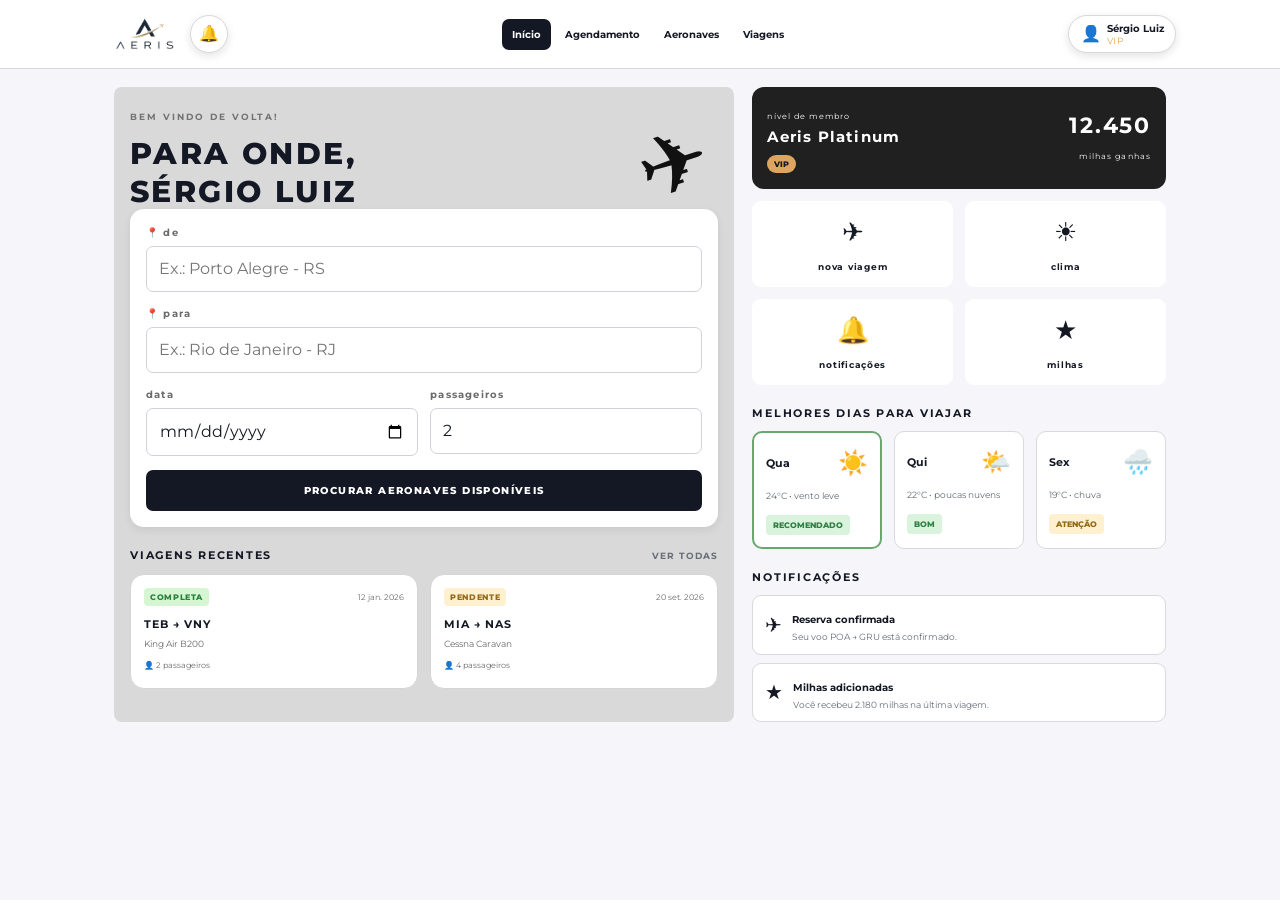
<file: index.html>
<!DOCTYPE html>
<html lang="pt-BR">
<head>
    <meta charset="UTF-8">
    <meta name="viewport" content="width=device-width, initial-scale=1.0">
    <meta name="description" content="Aeris - plataforma de fretamento aéreo sob demanda.">
    <title>Aeris | Início</title>
    <link rel="stylesheet" href="style.css">
</head>
<body>
    <div class="estrutura-site">
        <header class="cabecalho">
            <div class="conteudo-cabecalho">
                <div class="area-marca">
                    <a href="index.html">
                        <img src="image-removebg-preview (33).png" alt="Logo da Aeris">
                    </a>
                    <a class="botao-notificacao" href="#notificacoes" aria-label="Ir para notificações">🔔</a>
                </div>

                <nav class="menu-computador" aria-label="Navegação principal">
                    <a class="ativo" href="index.html">Início</a>
                    <a href="reservar.html">Agendamento</a>
                    <a href="aeronaves.html">Aeronaves</a>
                    <a href="viagens.html">Viagens</a>
                </nav>
                <a class="usuario" href="#membro">
                    <span>👤</span>
                    <div>
                        <strong>Sérgio Luiz</strong>
                        <small>VIP</small>
                    </div>
                </a>
            </div>
        </header>

        <main class="conteudo-principal">
            <div class="grade-painel">
                <section class="painel-principal">
                    <div class="boas-vindas">
                        <div>
                            <span class="texto-pequeno">Bem vindo de volta!</span>
                            <h1>Para onde,<br>Sérgio Luiz</h1>
                        </div>
                    </div>

                    <form class="cartao-reserva" action="aeronaves.html">
                        <div class="campo">
                            <label for="origem">📍 de</label>
                            <input type="text" id="origem" name="origem" placeholder="Ex.: Porto Alegre - RS" required>
                        </div>

                        <div class="campo">
                            <label for="destino">📍 para</label>
                            <input type="text" id="destino" name="destino" placeholder="Ex.: Rio de Janeiro - RJ" required>
                        </div>

                        <div class="linha-campos">
                            <div class="campo">
                                <label for="data">data</label>
                                <input type="date" id="data" name="data" required>
                            </div>
                            <div class="campo">
                                <label for="passageiros">passageiros</label>
                                <input type="number" id="passageiros" name="passageiros" min="1" max="20" value="2" required>
                            </div>
                        </div>

                        <button class="botao-principal" type="submit">Procurar aeronaves disponíveis</button>
                    </form>

                    <div class="titulo-secao">
                        <h2>Viagens recentes</h2>
                        <a href="viagens.html">Ver todas</a>
                    </div>

                    <div class="lista-viagens">
                        <article class="cartao-viagem">
                            <div class="situacao-viagem">
                                <span class="situacao-concluida">COMPLETA</span>
                                <time datetime="2026-01-12">12 jan. 2026</time>
                            </div>
                            <h3>TEB → VNY</h3>
                            <p>King Air B200</p>
                            <small>👤 2 passageiros</small>
                        </article>

                        <article class="cartao-viagem">
                            <div class="situacao-viagem">
                                <span class="situacao-pendente">PENDENTE</span>
                                <time datetime="2026-09-20">20 set. 2026</time>
                            </div>
                            <h3>MIA → NAS</h3>
                            <p>Cessna Caravan</p>
                            <small>👤 4 passageiros</small>
                        </article>
                    </div>
                </section>

                <aside class="area-lateral">
                    <section class="cartao-membro" id="membro">
                        <div>
                            <small>nível de membro</small>
                            <h2>Aeris Platinum</h2>
                            <span class="selo-vip">VIP</span>
                        </div>
                        <div class="milhas">
                            <strong>12.450</strong>
                            <small>milhas ganhas</small>
                        </div>
                    </section>

                    <section class="atalhos" aria-label="Acessos rápidos">
                        <a href="reservar.html"><span>✈</span><strong>nova viagem</strong></a>
                        <a href="#clima"><span>☀</span><strong>clima</strong></a>
                        <a href="#notificacoes"><span>🔔</span><strong>notificações</strong></a>
                        <a href="viagens.html"><span>★</span><strong>milhas</strong></a>
                    </section>

                    <div class="titulo-secao" id="clima">
                        <h2>Melhores dias para viajar</h2>
                    </div>

                    <section class="grade-clima">
                        <article class="cartao-clima recomendado">
                            <div><h3>Qua</h3><span>☀️</span></div>
                            <p>24°C • vento leve</p>
                            <small class="clima-bom">RECOMENDADO</small>
                        </article>
                        <article class="cartao-clima">
                            <div><h3>Qui</h3><span>🌤️</span></div>
                            <p>22°C • poucas nuvens</p>
                            <small class="clima-bom">BOM</small>
                        </article>
                        <article class="cartao-clima">
                            <div><h3>Sex</h3><span>🌧️</span></div>
                            <p>19°C • chuva</p>
                            <small class="clima-atencao">ATENÇÃO</small>
                        </article>
                    </section>

                    <section class="notificacoes" id="notificacoes">
                        <div class="titulo-secao">
                            <h2>Notificações</h2>
                        </div>
                        <article>
                            <span>✈</span>
                            <div><strong>Reserva confirmada</strong><p>Seu voo POA → GRU está confirmado.</p></div>
                        </article>
                        <article>
                            <span>★</span>
                            <div><strong>Milhas adicionadas</strong><p>Você recebeu 2.180 milhas na última viagem.</p></div>
                        </article>
                    </section>
                </aside>
            </div>
        </main>
        <nav class="menu-celular" aria-label="Navegação para celular">
            <a class="ativo" href="index.html"><span>⌂</span>início</a>
            <a href="reservar.html"><span>✈</span>agendamento</a>
            <a href="aeronaves.html"><span>▤</span>aeronaves</a>
            <a href="viagens.html"><span>▣</span>viagens</a>
        </nav>
    </div>
</body>
</html>
</file>
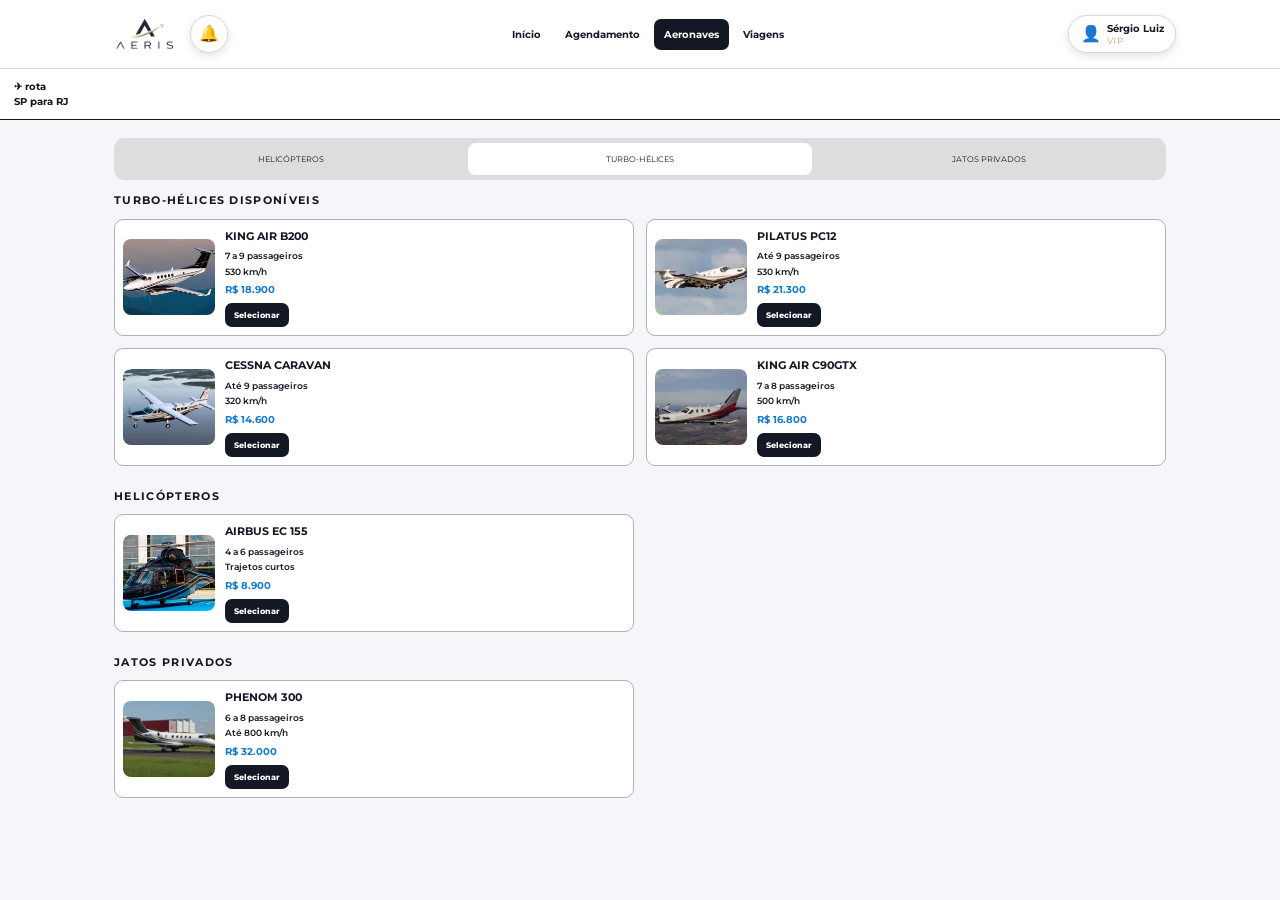
<file: aeronaves.html>
<!DOCTYPE html>
<html lang="pt-BR">
<head>
    <meta charset="UTF-8">
    <meta name="viewport" content="width=device-width, initial-scale=1.0">
    <meta name="description" content="Seleção de aeronaves disponíveis na Aeris.">
    <title>Aeris | Aeronaves</title>
    <link rel="stylesheet" href="style.css">
</head>
<body>
    <div class="estrutura-site">
        <header class="cabecalho">
            <div class="conteudo-cabecalho">
                <div class="area-marca">
                    <a href="index.html"><img src="image-removebg-preview (33).png" alt="Logo da Aeris"></a>
                    <a class="botao-notificacao" href="index.html#notificacoes" aria-label="Abrir notificações">🔔</a>
                </div>

                <nav class="menu-computador" aria-label="Navegação principal">
                    <a href="index.html">Início</a>
                    <a href="reservar.html">Agendamento</a>
                    <a class="ativo" href="aeronaves.html">Aeronaves</a>
                    <a href="viagens.html">Viagens</a>
                </nav>

                <a class="usuario" href="index.html#membro">
                    <span>👤</span>
                    <div><strong>Sérgio Luiz</strong><small>VIP</small></div>
                </a>
            </div>
        </header>

        <div class="linha-rota">
            <p>✈ rota<br><strong>SP para RJ</strong></p>
        </div>

        <main class="conteudo-principal">
            <nav class="categorias" aria-label="Categorias de aeronaves">
                <a href="#helicopteros">HELICÓPTEROS</a>
                <a class="ativo" href="#turbo-helices">TURBO-HÉLICES</a>
                <a href="#jatos">JATOS PRIVADOS</a>
            </nav>

            <section class="secao-aeronaves" id="turbo-helices">
                <h1 class="titulo-lista">Turbo-hélices disponíveis</h1>

                <div class="lista-aeronaves">
                    <article class="cartao-aeronave">
                        <img src="images (1).jpg" alt="Aeronave King Air B200">
                        <div>
                            <h2>King Air B200</h2>
                            <p>7 a 9 passageiros</p>
                            <p>530 km/h</p>
                            <strong class="preco">R$ 18.900</strong>
                            <a class="botao-selecionar" href="pagamentos.html">Selecionar</a>
                        </div>
                    </article>

                    <article class="cartao-aeronave">
                        <img src="PC-12.jpg" alt="Aeronave Pilatus PC12">
                        <div>
                            <h2>Pilatus PC12</h2>
                            <p>Até 9 passageiros</p>
                            <p>530 km/h</p>
                            <strong class="preco">R$ 21.300</strong>
                            <a class="botao-selecionar" href="pagamentos.html">Selecionar</a>
                        </div>
                    </article>

                    <article class="cartao-aeronave">
                        <img src="images (2).jpg" alt="Aeronave Cessna Caravan">
                        <div>
                            <h2>Cessna Caravan</h2>
                            <p>Até 9 passageiros</p>
                            <p>320 km/h</p>
                            <strong class="preco">R$ 14.600</strong>
                            <a class="botao-selecionar" href="pagamentos.html">Selecionar</a>
                        </div>
                    </article>

                    <article class="cartao-aeronave">
                        <img src="187.jpg" alt="Aeronave King Air C90GTX">
                        <div>
                            <h2>King Air C90GTX</h2>
                            <p>7 a 8 passageiros</p>
                            <p>500 km/h</p>
                            <strong class="preco">R$ 16.800</strong>
                            <a class="botao-selecionar" href="pagamentos.html">Selecionar</a>
                        </div>
                    </article>
                </div>
            </section>

            <section class="secao-aeronaves" id="helicopteros">
                <h2 class="titulo-lista">Helicópteros</h2>
                <div class="lista-aeronaves">
                    <article class="cartao-aeronave">
                         <img src="helicoptero-airbus-ec-155-helicopters-fretamento-taxi-aereo-aeronave-executiva.jpg" alt="Airbus ec 155">
                        <div>
                            <h2>Airbus ec 155</h2>
                            <p>4 a 6 passageiros</p>
                            <p>Trajetos curtos</p>
                            <strong class="preco">R$ 8.900</strong>
                            <a class="botao-selecionar" href="pagamentos.html">Selecionar</a>
                        </div>
                    </article>
                </div>
            </section>

            <section class="secao-aeronaves" id="jatos">
                <h2 class="titulo-lista">Jatos privados</h2>
                <div class="lista-aeronaves">
                    <article class="cartao-aeronave">
                         <img src="Embraer_EMB-505_Phenom_300_Private,_LUX_Luxembourg_(Findel),_Luxembourg_PP1337181623.jpg" alt="Phenom 300">
                        <div>
                            <h2>Phenom 300</h2>
                            <p>6 a 8 passageiros</p>
                            <p>Até 800 km/h</p>
                            <strong class="preco">R$ 32.000</strong>
                            <a class="botao-selecionar" href="pagamentos.html">Selecionar</a>
                        </div>
                    </article>
                </div>
            </section>
        </main>
        <nav class="menu-celular" aria-label="Navegação para celular">
            <a href="index.html"><span>⌂</span>início</a>
            <a href="reservar.html"><span>✈</span>agendamento</a>
            <a class="ativo" href="aeronaves.html"><span>▤</span>aeronaves</a>
            <a href="viagens.html"><span>▣</span>viagens</a>
        </nav>
    </div>
</body>
</html>
</file>
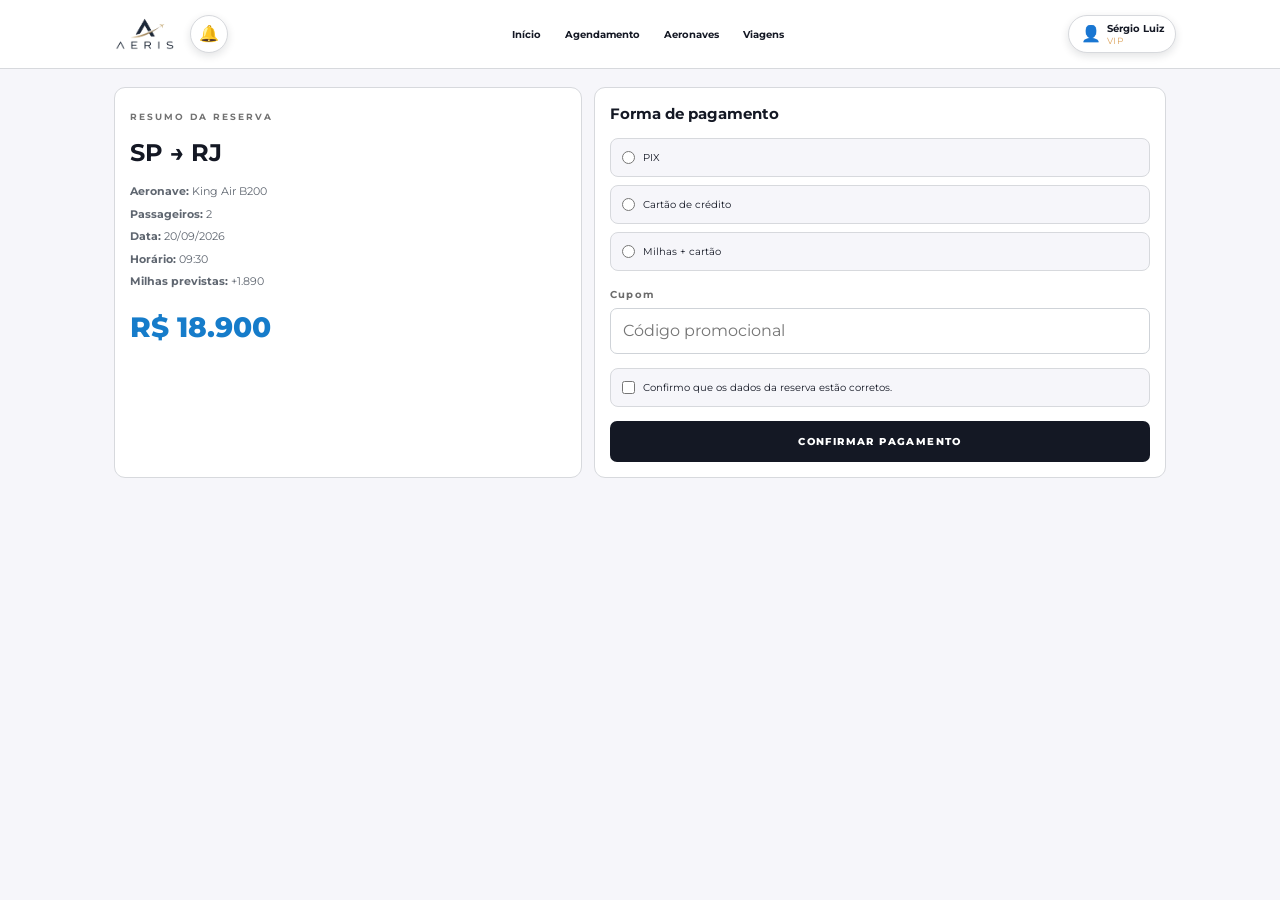
<file: pagamentos.html>
<!DOCTYPE html>
<html lang="pt-BR">
<head>
    <meta charset="UTF-8">
    <meta name="viewport" content="width=device-width, initial-scale=1.0">
    <meta name="description" content="Pagamento da reserva de voo pela Aeris.">
    <title>Aeris | Pagamento</title>
    <link rel="stylesheet" href="style.css">
</head>
<body>
    <div class="estrutura-site">
        <header class="cabecalho">
            <div class="conteudo-cabecalho">
                <div class="area-marca">
                    <a href="index.html"><img src="image-removebg-preview (33).png" alt="Logo da Aeris"></a>
                    <a class="botao-notificacao" href="index.html#notificacoes" aria-label="Abrir notificações">🔔</a>
                </div>

                <nav class="menu-computador" aria-label="Navegação principal">
                    <a href="index.html">Início</a>
                    <a href="reservar.html">Agendamento</a>
                    <a href="aeronaves.html">Aeronaves</a>
                    <a href="viagens.html">Viagens</a>
                </nav>

                <a class="usuario" href="index.html#membro">
                    <span>👤</span>
                    <div><strong>Sérgio Luiz</strong><small>VIP</small></div>
                </a>
            </div>
        </header>

        <main class="conteudo-principal">
            <section class="grade-pagamento">
                <article class="cartao-pagamento resumo-pagamento">
                    <span class="texto-pequeno">Resumo da reserva</span>
                    <h1>SP → RJ</h1>
                    <p><strong>Aeronave:</strong> King Air B200</p>
                    <p><strong>Passageiros:</strong> 2</p>
                    <p><strong>Data:</strong> 20/09/2026</p>
                    <p><strong>Horário:</strong> 09:30</p>
                    <p><strong>Milhas previstas:</strong> +1.890</p>
                    <div class="valor-total">R$ 18.900</div>
                </article>

                <article class="cartao-pagamento">
                    <h2>Forma de pagamento</h2>
                    <form action="viagens.html">
                        <div class="opcoes-pagamento">
                            <label><input type="radio" name="pagamento" value="pix" required> PIX</label>
                            <label><input type="radio" name="pagamento" value="cartao"> Cartão de crédito</label>
                            <label><input type="radio" name="pagamento" value="milhas"> Milhas + cartão</label>
                        </div>

                        <div class="campo">
                            <label for="cupom">Cupom</label>
                            <input type="text" id="cupom" name="cupom" placeholder="Código promocional">
                        </div>

                        <label class="confirmacao">
                            <input type="checkbox" required>
                            Confirmo que os dados da reserva estão corretos.
                        </label>

                        <button class="botao-principal" type="submit">Confirmar pagamento</button>
                    </form>
                </article>
            </section>
        </main>
        <nav class="menu-celular" aria-label="Navegação para celular">
            <a href="index.html"><span>⌂</span>início</a>
            <a href="reservar.html"><span>✈</span>agendamento</a>
            <a href="aeronaves.html"><span>▤</span>aeronaves</a>
            <a href="viagens.html"><span>▣</span>viagens</a>
        </nav>
    </div>
</body>
</html>
</file>
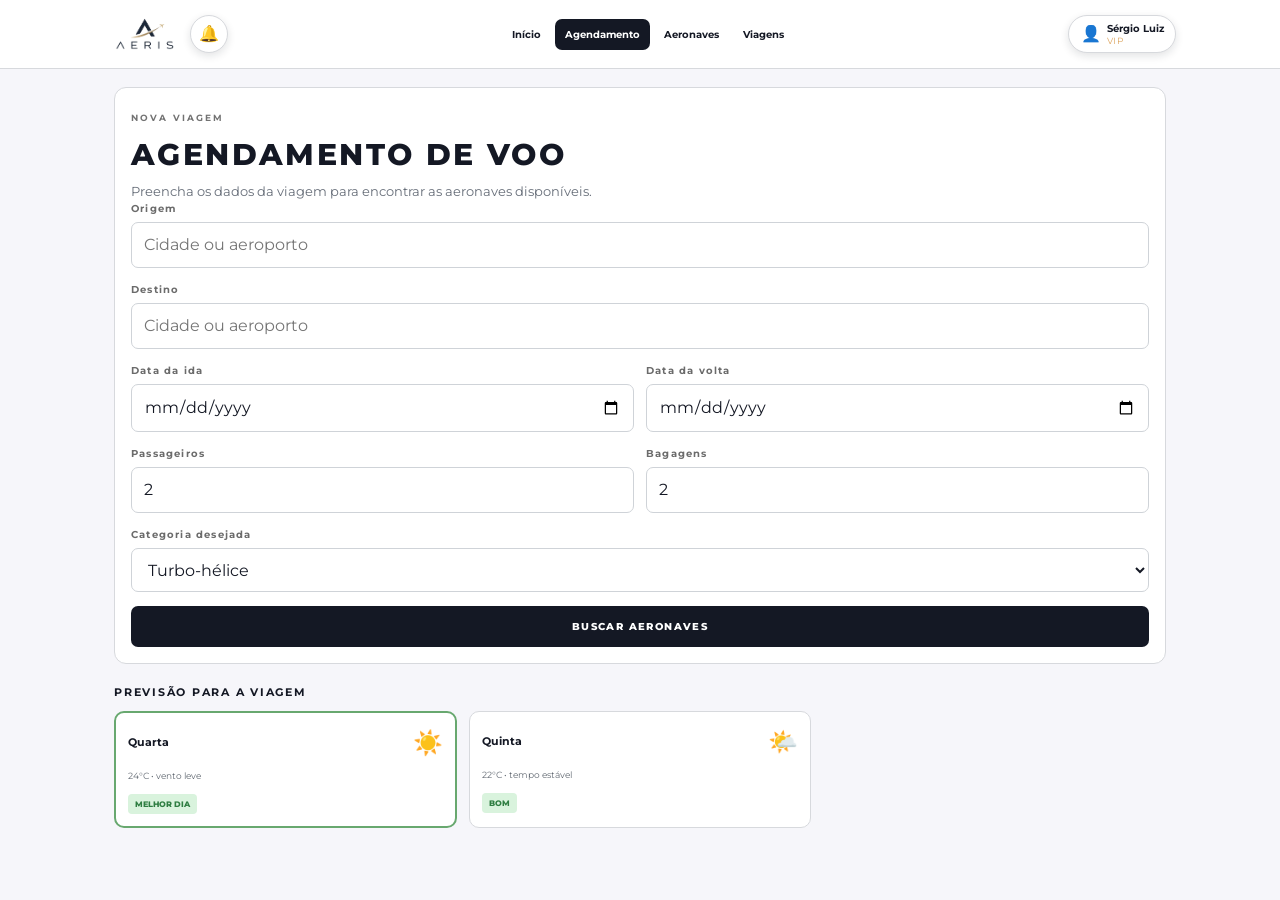
<file: reservar.html>
<!DOCTYPE html>
<html lang="pt-BR">
<head>
    <meta charset="UTF-8">
    <meta name="viewport" content="width=device-width, initial-scale=1.0">
    <meta name="description" content="Agendamento de viagem aérea pela Aeris.">
    <title>Aeris | Agendamento</title>
    <link rel="stylesheet" href="style.css">
</head>
<body>
    <div class="estrutura-site">
        <header class="cabecalho">
            <div class="conteudo-cabecalho">
                <div class="area-marca">
                    <a href="index.html"><img src="image-removebg-preview (33).png" alt="Logo da Aeris"></a>
                    <a class="botao-notificacao" href="index.html#notificacoes" aria-label="Abrir notificações">🔔</a>
                </div>

                <nav class="menu-computador" aria-label="Navegação principal">
                    <a href="index.html">Início</a>
                    <a class="ativo" href="reservar.html">Agendamento</a>
                    <a href="aeronaves.html">Aeronaves</a>
                    <a href="viagens.html">Viagens</a>
                </nav>

                <a class="usuario" href="index.html#membro">
                    <span>👤</span>
                    <div><strong>Sérgio Luiz</strong><small>VIP</small></div>
                </a>
            </div>
        </header>

        <main class="conteudo-principal">
            <section class="caixa-pagina">
                <span class="texto-pequeno">Nova viagem</span>
                <h1 class="titulo-pagina">Agendamento de voo</h1>
                <p class="subtitulo-pagina">Preencha os dados da viagem para encontrar as aeronaves disponíveis.</p>

                <form action="aeronaves.html">
                    <div class="campo">
                        <label for="origem">Origem</label>
                        <input type="text" id="origem" name="origem" placeholder="Cidade ou aeroporto" required>
                    </div>

                    <div class="campo">
                        <label for="destino">Destino</label>
                        <input type="text" id="destino" name="destino" placeholder="Cidade ou aeroporto" required>
                    </div>

                    <div class="linha-campos">
                        <div class="campo">
                            <label for="ida">Data da ida</label>
                            <input type="date" id="ida" name="ida" required>
                        </div>
                        <div class="campo">
                            <label for="volta">Data da volta</label>
                            <input type="date" id="volta" name="volta">
                        </div>
                    </div>

                    <div class="linha-campos">
                        <div class="campo">
                            <label for="passageiros">Passageiros</label>
                            <input type="number" id="passageiros" name="passageiros" min="1" max="20" value="2" required>
                        </div>
                        <div class="campo">
                            <label for="bagagens">Bagagens</label>
                            <input type="number" id="bagagens" name="bagagens" min="0" max="30" value="2">
                        </div>
                    </div>

                    <div class="campo">
                        <label for="categoria">Categoria desejada</label>
                        <select id="categoria" name="categoria">
                            <option>Turbo-hélice</option>
                            <option>Jato privado</option>
                            <option>Helicóptero</option>
                            <option>Ver todas as opções</option>
                        </select>
                    </div>

                    <button class="botao-principal" type="submit">Buscar aeronaves</button>
                </form>
            </section>

            <div class="titulo-secao">
                <h2>Previsão para a viagem</h2>
            </div>

            <section class="grade-clima">
                <article class="cartao-clima recomendado">
                    <div><h3>Quarta</h3><span>☀️</span></div>
                    <p>24°C • vento leve</p>
                    <small class="clima-bom">MELHOR DIA</small>
                </article>
                <article class="cartao-clima">
                    <div><h3>Quinta</h3><span>🌤️</span></div>
                    <p>22°C • tempo estável</p>
                    <small class="clima-bom">BOM</small>
                </article>
            </section>
        </main>
        <nav class="menu-celular" aria-label="Navegação para celular">
            <a href="index.html"><span>⌂</span>início</a>
            <a class="ativo" href="reservar.html"><span>✈</span>agendamento</a>
            <a href="aeronaves.html"><span>▤</span>aeronaves</a>
            <a href="viagens.html"><span>▣</span>viagens</a>
        </nav>
    </div>
</body>
</html>
</file>
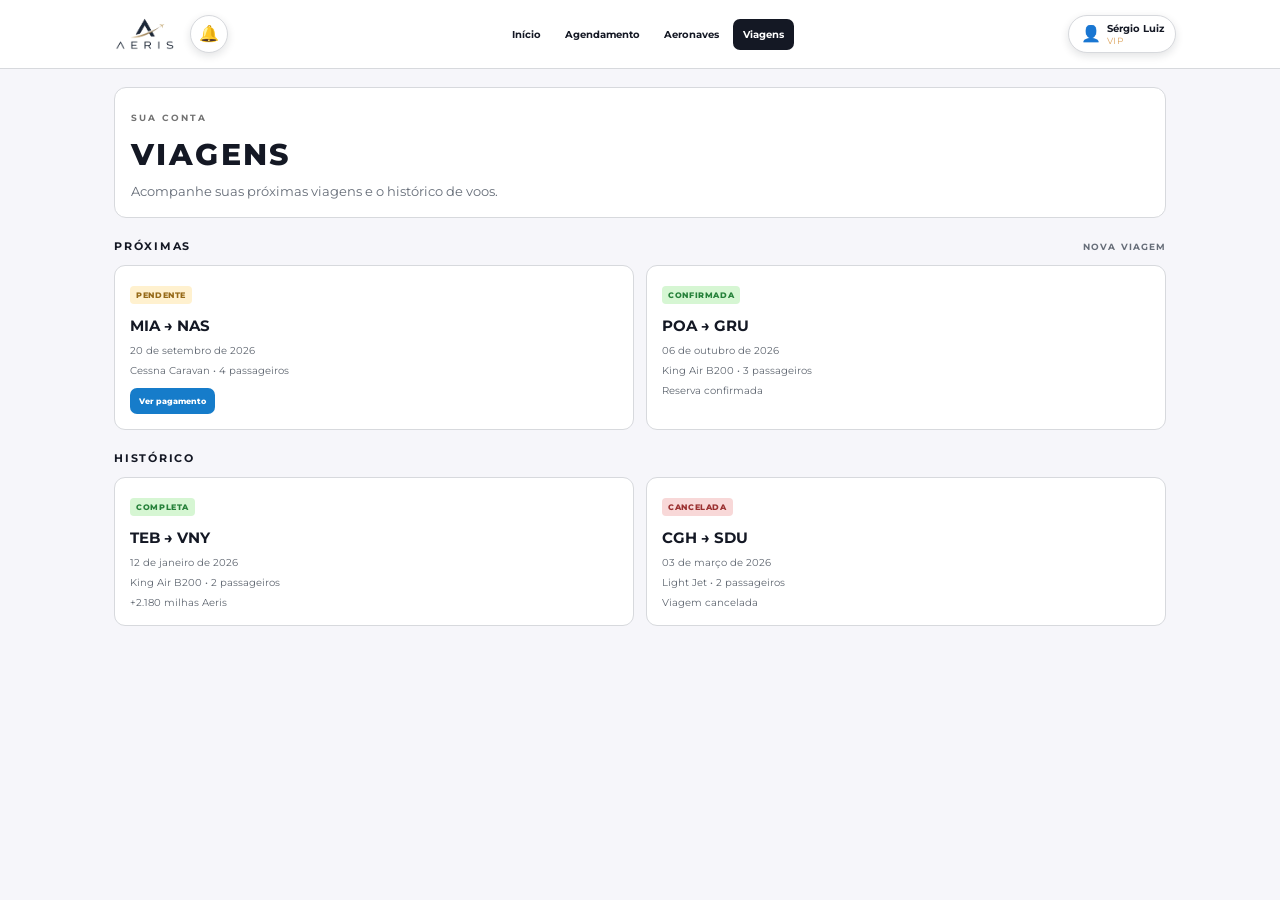
<file: viagens.html>
<!DOCTYPE html>
<html lang="pt-BR">
<head>
    <meta charset="UTF-8">
    <meta name="viewport" content="width=device-width, initial-scale=1.0">
    <meta name="description" content="Histórico e próximas viagens da Aeris.">
    <title>Aeris | Viagens</title>
    <link rel="stylesheet" href="style.css">
</head>
<body>
    <div class="estrutura-site">
        <header class="cabecalho">
            <div class="conteudo-cabecalho">
                <div class="area-marca">
                    <a href="index.html"><img src="image-removebg-preview (33).png" alt="Logo da Aeris"></a>
                    <a class="botao-notificacao" href="index.html#notificacoes" aria-label="Abrir notificações">🔔</a>
                </div>

                <nav class="menu-computador" aria-label="Navegação principal">
                    <a href="index.html">Início</a>
                    <a href="reservar.html">Agendamento</a>
                    <a href="aeronaves.html">Aeronaves</a>
                    <a class="ativo" href="viagens.html">Viagens</a>
                </nav>

                <a class="usuario" href="index.html#membro">
                    <span>👤</span>
                    <div><strong>Sérgio Luiz</strong><small>VIP</small></div>
                </a>
            </div>
        </header>

        <main class="conteudo-principal">
            <section class="caixa-pagina">
                <span class="texto-pequeno">Sua conta</span>
                <h1 class="titulo-pagina">Viagens</h1>
                <p class="subtitulo-pagina">Acompanhe suas próximas viagens e o histórico de voos.</p>
            </section>

            <div class="titulo-secao">
                <h2>Próximas</h2>
                <a href="reservar.html">Nova viagem</a>
            </div>

            <section class="grade-viagens">
                <article class="cartao-informacao">
                    <span class="situacao-pendente">PENDENTE</span>
                    <h2>MIA → NAS</h2>
                    <p>20 de setembro de 2026</p>
                    <p>Cessna Caravan • 4 passageiros</p>
                    <a class="atalho-pequeno" href="pagamentos.html">Ver pagamento</a>
                </article>

                <article class="cartao-informacao">
                    <span class="situacao-concluida">CONFIRMADA</span>
                    <h2>POA → GRU</h2>
                    <p>06 de outubro de 2026</p>
                    <p>King Air B200 • 3 passageiros</p>
                    <small>Reserva confirmada</small>
                </article>
            </section>

            <div class="titulo-secao">
                <h2>Histórico</h2>
            </div>

            <section class="grade-viagens">
                <article class="cartao-informacao">
                    <span class="situacao-concluida">COMPLETA</span>
                    <h2>TEB → VNY</h2>
                    <p>12 de janeiro de 2026</p>
                    <p>King Air B200 • 2 passageiros</p>
                    <small>+2.180 milhas Aeris</small>
                </article>

                <article class="cartao-informacao">
                    <span class="situacao-cancelada">CANCELADA</span>
                    <h2>CGH → SDU</h2>
                    <p>03 de março de 2026</p>
                    <p>Light Jet • 2 passageiros</p>
                    <small>Viagem cancelada</small>
                </article>
            </section>
        </main>
        <nav class="menu-celular" aria-label="Navegação para celular">
            <a href="index.html"><span>⌂</span>início</a>
            <a href="reservar.html"><span>✈</span>agendamento</a>
            <a href="aeronaves.html"><span>▤</span>aeronaves</a>
            <a class="ativo" href="viagens.html"><span>▣</span>viagens</a>
        </nav>
    </div>
</body>
</html>
</file>
<file: style.css>
@import url('https://fonts.googleapis.com/css2?family=Montserrat:wght@400;500;600;700;800&display=swap');

* { margin: 0; padding: 0; box-sizing: border-box; }
html { scroll-behavior: smooth; }
body { font-family: 'Montserrat', sans-serif; background: #eef0f3; color: #141824; line-height: 1.5; overflow-x: hidden; }
a { color: inherit; text-decoration: none; }
img { max-width: 100%; display: block; }
button, input, select { font: inherit; }
button { cursor: pointer; }

.estrutura-site { width: 100%; min-height: 100vh; background: #f6f6fa; }
.cabecalho { position: sticky; top: 0; z-index: 20; background: #fff; border-bottom: 1px solid #d7d9dd; }
.conteudo-cabecalho { min-height: 68px; padding: 8px 14px; display: flex; align-items: center; justify-content: space-between; gap: 12px; }
.area-marca { display: flex; align-items: center; gap: 8px; }
.area-marca img { width: 78px; height: 44px; object-fit: contain; }
.botao-notificacao { width: 38px; height: 38px; display: flex; align-items: center; justify-content: center; border: 1px solid #d7d9dd; border-radius: 50%; background: #fff; color: #167cca; box-shadow: 0 3px 8px #1418241f; }
.usuario { min-width: 108px; padding: 6px 10px; display: flex; align-items: center; justify-content: center; gap: 6px; border: 1px solid #d7d9dd; border-radius: 22px; background: #fff; box-shadow: 0 3px 8px #1418241f; }
.usuario strong, .usuario small { display: block; line-height: 1.1; }
.usuario strong { font-size: 10px; }
.usuario small { margin-top: 2px; font-size: 9px; color: #dda55f; letter-spacing: .08em; }
.menu-computador { display: none; }
.conteudo-principal { padding: 12px 12px 96px; }
.painel-principal { padding: 16px; background: #d9d9d9; border-radius: 8px; }
.caixa-pagina { padding: 16px; background: #fff; border: 1px solid #d7d9dd; border-radius: 12px; }
.texto-pequeno { font-size: 9px; font-weight: 700; text-transform: uppercase; letter-spacing: .22em; color: #727272; }
.titulo-pagina { margin-top: 8px; font-size: 26px; font-weight: 800; line-height: 1.25; letter-spacing: .08em; text-transform: uppercase; }
.subtitulo-pagina { margin-top: 8px; font-size: 13px; color: #666d78; }
.titulo-secao { margin: 20px 0 10px; display: flex; align-items: center; justify-content: space-between; gap: 14px; }
.titulo-secao h2 { font-size: 11px; text-transform: uppercase; letter-spacing: .16em; }
.titulo-secao a { font-size: 9px; font-weight: 700; color: #666d78; text-transform: uppercase; letter-spacing: .12em; }

.boas-vindas { min-height: 108px; position: relative; overflow: hidden; }
.boas-vindas::after { content: '✈'; position: absolute; right: 10px; top: 18px; font-size: 84px; line-height: 1; color: #111; transform: rotate(-18deg); }
.boas-vindas > div { position: relative; z-index: 2; max-width: 70%; }
.boas-vindas h1 { margin-top: 8px; font-size: 26px; font-weight: 800; line-height: 1.25; letter-spacing: .08em; text-transform: uppercase; }
.cartao-reserva { position: relative; z-index: 3; margin-top: -2px; padding: 16px; background: #fff; border-radius: 14px; box-shadow: 0 3px 8px #14182414; }
.campo { min-width: 0; margin-bottom: 14px; }
.campo label { display: block; margin-bottom: 6px; font-size: 10px; font-weight: 700; letter-spacing: .12em; color: #6b6b6b; }
.campo input, .campo select { width: 100%; min-height: 44px; padding: 10px 12px; border: 1px solid #cfd3d8; border-radius: 7px; background: #fff; color: #141824; outline: none; min-width: 0; }
.campo input:focus, .campo select:focus { border-color: #167cca; }
.linha-campos { display: grid; grid-template-columns: 1fr 1fr; gap: 12px; }
.botao-principal, .botao-selecionar, .atalho-pequeno { display: inline-flex; align-items: center; justify-content: center; border: 0; border-radius: 7px; font-weight: 800; text-align: center; transition: .2s; }
.botao-principal { width: 100%; padding: 13px 15px; background: #141824; color: #fff; font-size: 10px; text-transform: uppercase; letter-spacing: .14em; }
.botao-principal:hover, .botao-selecionar:hover, .atalho-pequeno:hover { transform: translateY(-2px); }
.lista-viagens, .atalhos, .grade-clima, .lista-aeronaves, .grade-pagamento, .grade-viagens { display: grid; gap: 12px; }
.lista-viagens { grid-template-columns: repeat(2, minmax(0, 1fr)); }
.cartao-viagem { min-width: 0; min-height: 108px; padding: 13px; background: #fff; border: 1px solid #d5d5d5; border-radius: 14px; }
.situacao-viagem { display: flex; align-items: center; justify-content: space-between; gap: 6px; margin-bottom: 10px; }
.situacao-concluida, .situacao-pendente, .situacao-cancelada { display: inline-block; padding: 3px 6px; border-radius: 4px; font-size: 8px; font-weight: 800; letter-spacing: .08em; }
.situacao-concluida { background: #d6f6d3; color: #26813a; }
.situacao-pendente { background: #fff1cf; color: #966a18; }
.situacao-cancelada { background: #f8d8d8; color: #9b3131; }
.cartao-viagem time, .cartao-viagem small { font-size: 8px; color: #6a6a6a; }
.cartao-viagem h3 { margin: 5px 0; font-size: 11px; letter-spacing: .08em; }
.cartao-viagem p { font-size: 9px; color: #686868; }
.cartao-membro { margin-top: 12px; padding: 15px; display: flex; align-items: center; justify-content: space-between; gap: 18px; background: #202020; color: #fff; border-radius: 12px; }
.cartao-membro small { font-size: 8px; letter-spacing: .14em; }
.cartao-membro h2 { font-size: 15px; letter-spacing: .08em; }
.selo-vip { display: inline-block; margin-top: 6px; padding: 3px 7px; border-radius: 10px; background: #dda55f; color: #141824; font-size: 8px; font-weight: 800; }
.milhas { text-align: right; }
.milhas strong { display: block; font-size: 22px; letter-spacing: .08em; }
.atalhos { margin-top: 12px; grid-template-columns: repeat(2, minmax(0, 1fr)); }
.atalhos a { min-height: 86px; padding: 12px; display: flex; flex-direction: column; align-items: center; justify-content: center; gap: 8px; background: #fff; border-radius: 9px; text-align: center; }
.atalhos span { font-size: 26px; }
.atalhos strong { font-size: 9px; letter-spacing: .08em; }
.grade-clima { grid-template-columns: repeat(2, minmax(0, 1fr)); }
.cartao-clima { padding: 12px; background: #fff; border: 1px solid #d7d9dd; border-radius: 10px; }
.cartao-clima.recomendado { border: 2px solid #68a86f; }
.cartao-clima > div { display: flex; align-items: center; justify-content: space-between; gap: 8px; }
.cartao-clima h3 { font-size: 11px; }
.cartao-clima span { font-size: 24px; }
.cartao-clima p { margin: 8px 0; font-size: 9px; color: #646b74; }
.cartao-clima small { display: inline-block; padding: 4px 7px; border-radius: 4px; font-size: 8px; font-weight: 800; }
.clima-bom { background: #d9f3dd; color: #2f7e42; }
.clima-atencao { background: #fff0cf; color: #936816; }
.notificacoes article { margin-top: 8px; padding: 10px 12px; display: flex; gap: 10px; align-items: center; background: #fff; border: 1px solid #d7d9dd; border-radius: 9px; }
.notificacoes article > span { font-size: 20px; }
.notificacoes strong { font-size: 10px; }
.notificacoes p { font-size: 9px; color: #666d78; }

.linha-rota { padding: 10px 14px; background: #fff; border-bottom: 1px solid #141824; }
.linha-rota p { font-size: 10px; font-weight: 700; }
.categorias { margin: 0 0 12px; padding: 5px; display: grid; grid-template-columns: repeat(3, minmax(0, 1fr)); gap: 4px; background: #ddd; border-radius: 10px; }
.categorias a { padding: 10px 5px; border-radius: 8px; text-align: center; font-size: 8px; }
.categorias a.ativo, .categorias a:hover { background: #fff; }
.secao-aeronaves { margin-bottom: 22px; scroll-margin-top: 90px; }
.titulo-lista { margin: 10px 0; font-size: 11px; text-transform: uppercase; letter-spacing: .12em; }
.lista-aeronaves { grid-template-columns: 1fr; }
.cartao-aeronave { padding: 8px; display: grid; grid-template-columns: 92px 1fr; gap: 10px; align-items: center; background: #fff; border: 1px solid #aeb2b7; border-radius: 9px; }
.cartao-aeronave img, .imagem-icone { width: 92px; height: 76px; border-radius: 8px; }
.cartao-aeronave img { object-fit: cover; }
.imagem-icone { display: flex; align-items: center; justify-content: center; background: #eef0f3; font-size: 38px; }
.cartao-aeronave h2 { margin-bottom: 5px; font-size: 11px; text-transform: uppercase; }
.cartao-aeronave p { margin-top: 2px; font-size: 9px; font-weight: 600; }
.preco { display: block; margin-top: 4px; color: #167cca; font-size: 10px; }
.botao-selecionar { margin-top: 6px; padding: 6px 9px; background: #141824; color: #fff; font-size: 8px; }

.grade-pagamento, .grade-viagens { grid-template-columns: 1fr; }
.cartao-pagamento, .cartao-informacao { padding: 15px; background: #fff; border: 1px solid #d7d9dd; border-radius: 11px; }
.resumo-pagamento h1 { margin: 8px 0 12px; font-size: 24px; }
.resumo-pagamento p { margin: 6px 0; font-size: 11px; color: #5f6670; }
.valor-total { margin-top: 16px; font-size: 28px; font-weight: 800; color: #167cca; }
.cartao-pagamento h2, .cartao-informacao h2 { margin-bottom: 12px; font-size: 15px; }
.opcoes-pagamento { margin: 12px 0 16px; display: grid; gap: 8px; }
.opcoes-pagamento label, .confirmacao { padding: 11px; display: flex; align-items: center; gap: 8px; background: #f6f6fa; border: 1px solid #d7d9dd; border-radius: 8px; font-size: 10px; }
.confirmacao { margin-bottom: 14px; }
.cartao-informacao h2 { margin: 10px 0 6px; }
.cartao-informacao p, .cartao-informacao small { display: block; margin-top: 5px; font-size: 10px; color: #606771; }
.atalho-pequeno { margin-top: 10px; padding: 7px 9px; background: #167cca; color: #fff; font-size: 8px; }

.rodape { padding: 18px 12px 92px; text-align: center; font-size: 9px; color: #777; }
.menu-celular { position: fixed; right: 8px; bottom: 8px; left: 8px; z-index: 30; display: grid; grid-template-columns: repeat(4, 1fr); gap: 5px; }
.menu-celular a { min-height: 58px; padding: 7px 4px; display: flex; flex-direction: column; align-items: center; justify-content: center; gap: 3px; background: #ddd; border-radius: 8px; font-size: 8px; text-align: center; }
.menu-celular span { font-size: 19px; }
.menu-celular a.ativo { background: #141824; color: #fff; }

@media (min-width: 700px) {
    .conteudo-principal { padding: 18px 24px 36px; }
    .conteudo-cabecalho { max-width: 1100px; margin: auto; }
    .grade-clima { grid-template-columns: repeat(3, 1fr); }
    .lista-aeronaves, .grade-viagens { grid-template-columns: repeat(2, 1fr); }
    .grade-pagamento { grid-template-columns: .9fr 1.1fr; }
    .rodape { padding-bottom: 26px; }
    .menu-celular { display: none; }
    .menu-computador { display: flex; align-items: center; gap: 4px; }
    .menu-computador a { padding: 8px 10px; border-radius: 7px; font-size: 10px; font-weight: 700; }
    .menu-computador a:hover, .menu-computador a.ativo { background: #141824; color: #fff; }
}

@media (min-width: 1000px) {
    .conteudo-principal { max-width: 1100px; margin: auto; }
    .grade-painel { display: grid; grid-template-columns: 1.2fr .8fr; gap: 18px; }
    .cartao-membro { margin-top: 0; }
    .lista-aeronaves { grid-template-columns: repeat(2, 1fr); }
    .titulo-pagina, .boas-vindas h1 { font-size: 30px; }
}
</file>
